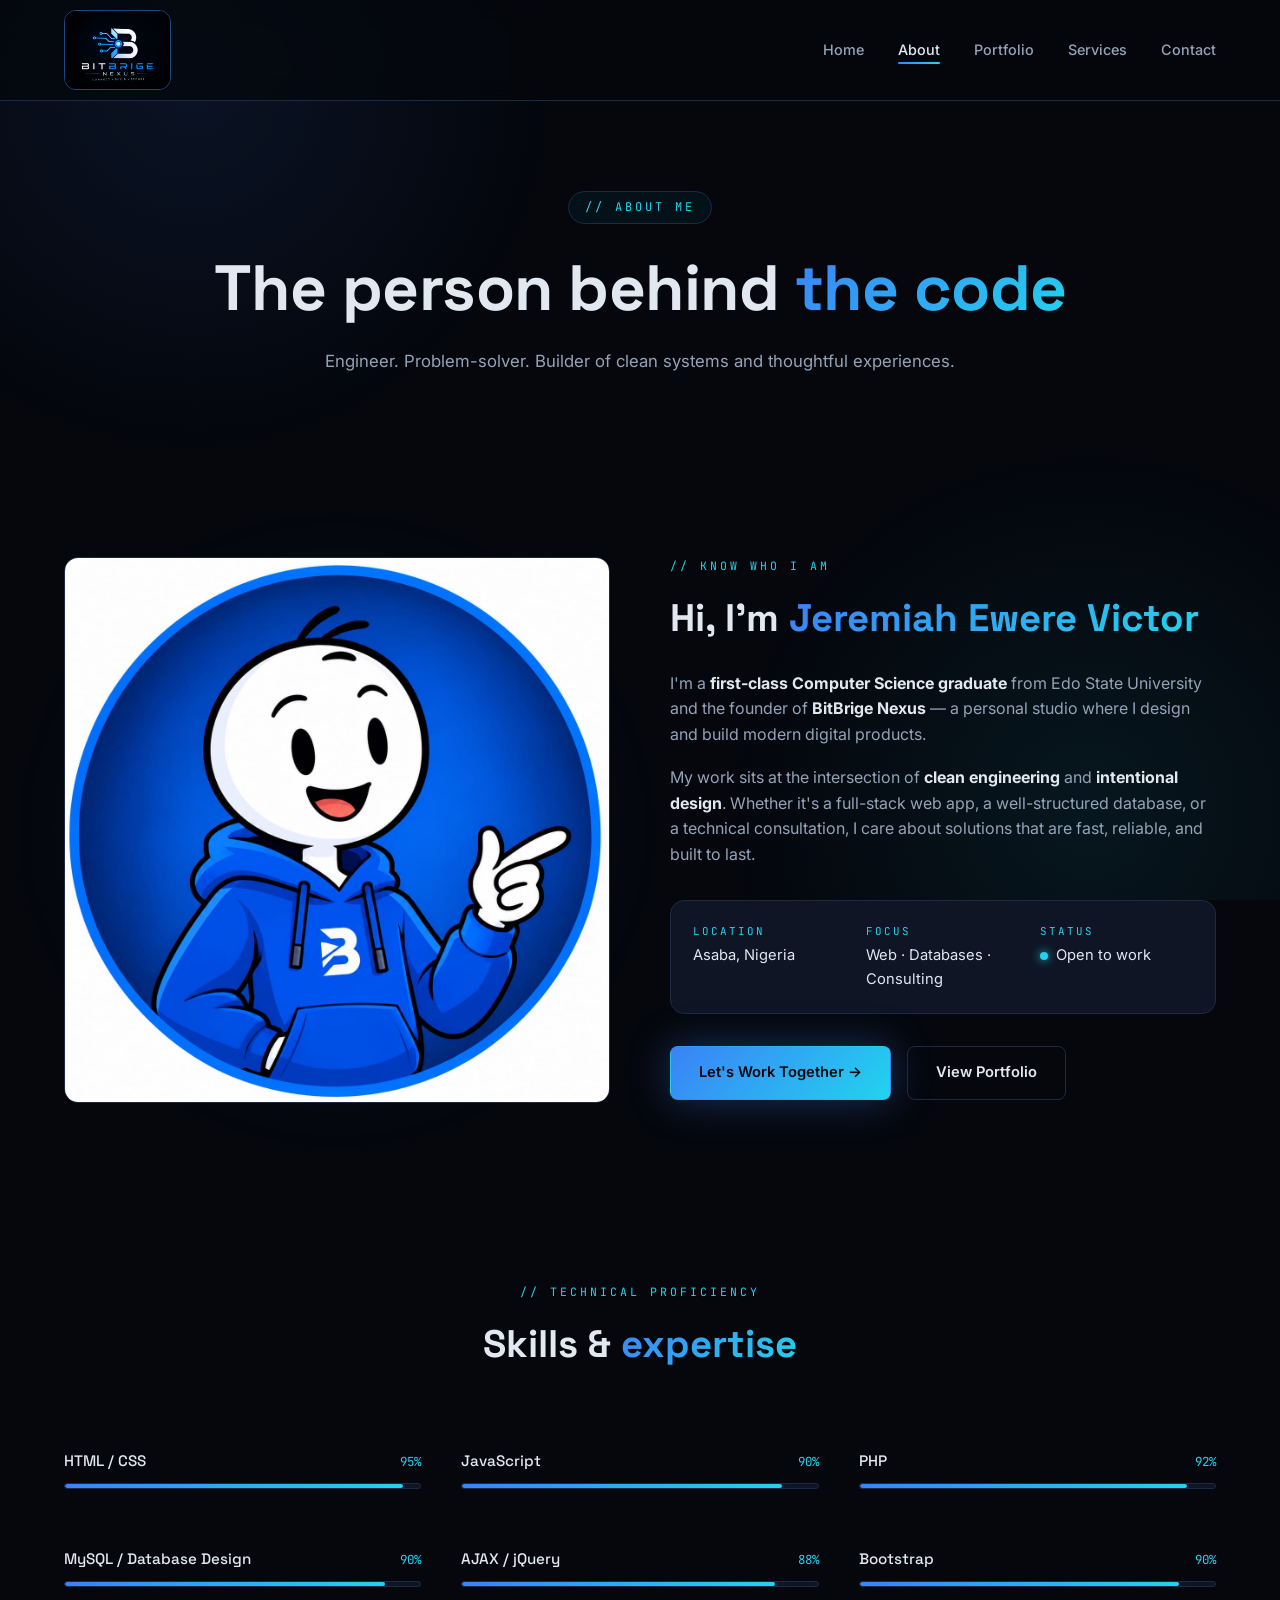
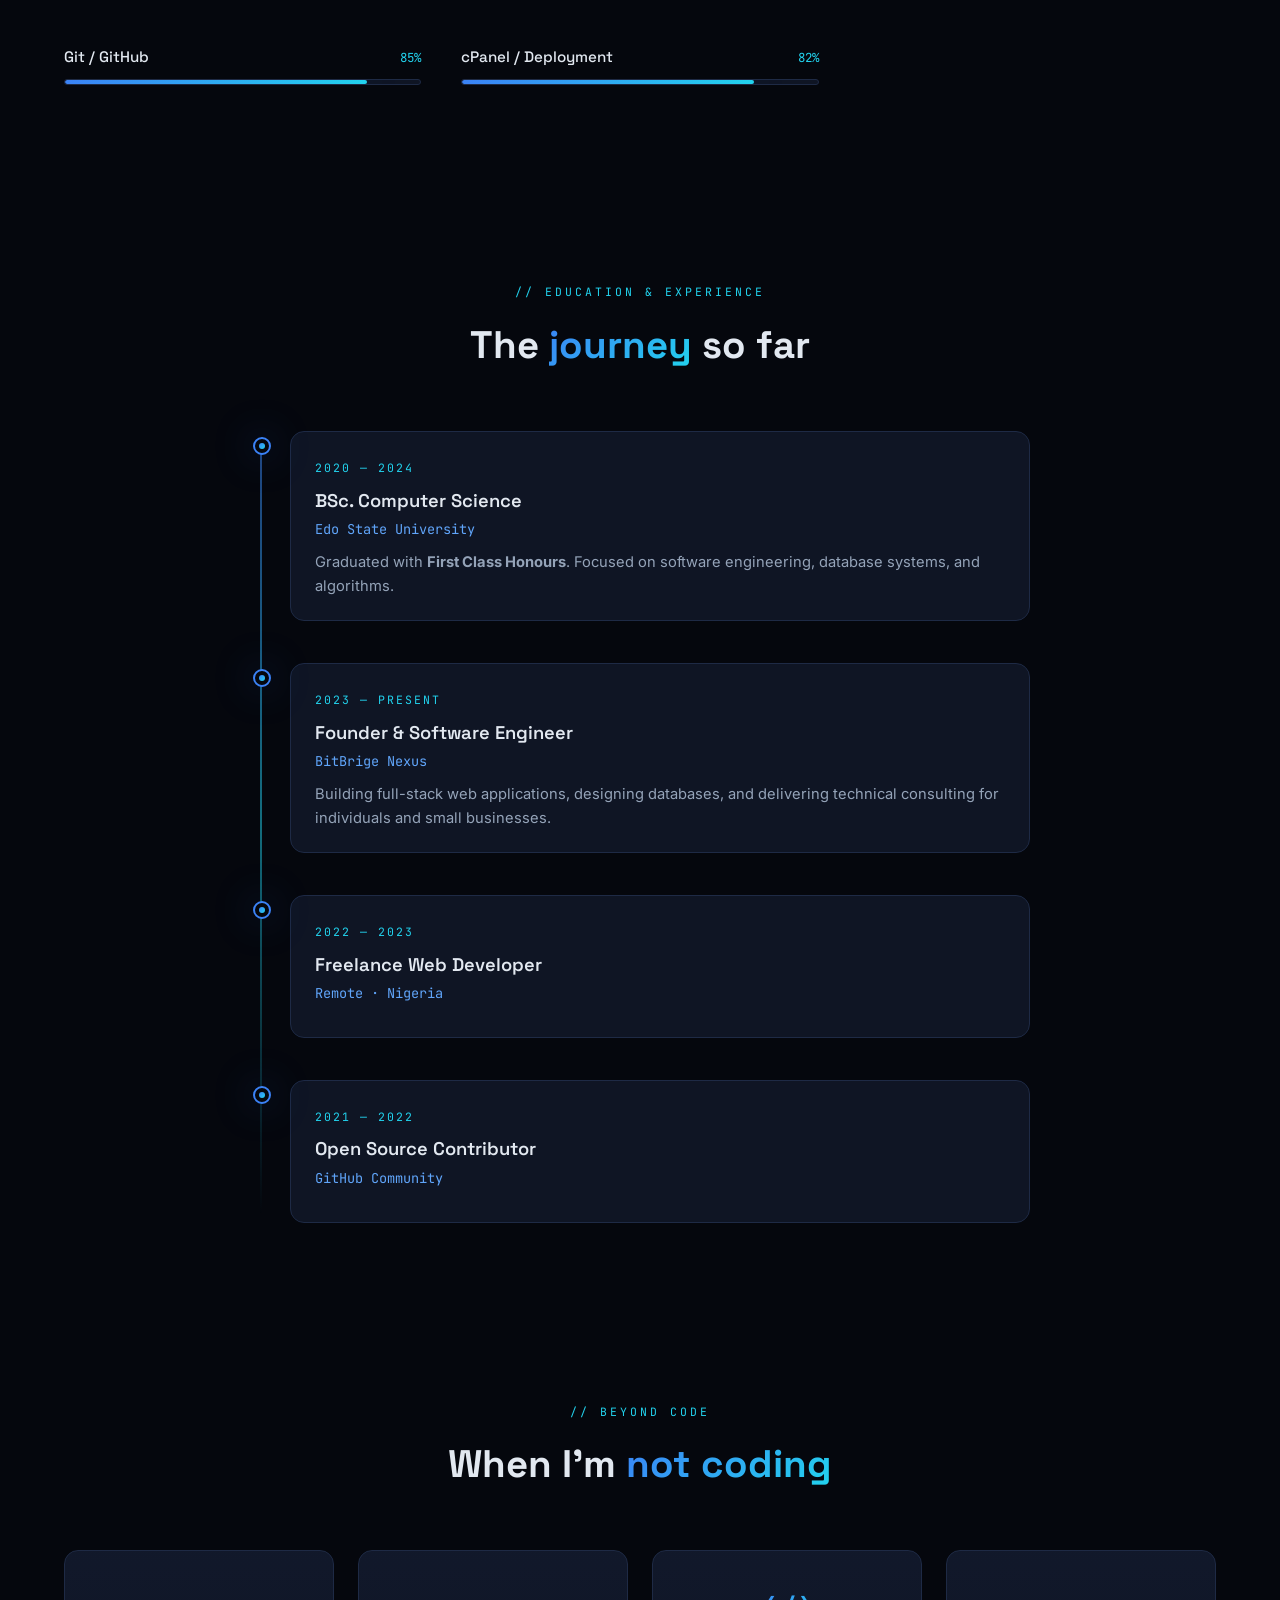
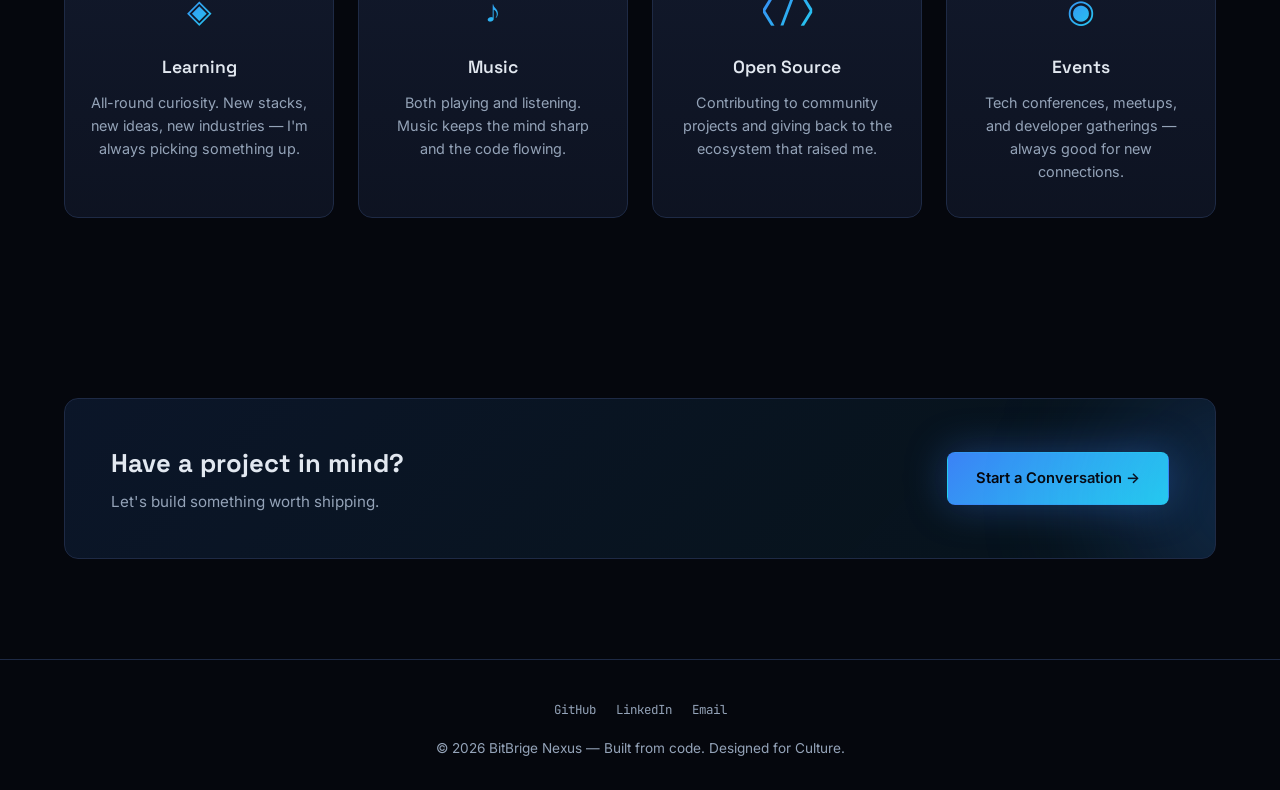
<file: about.html>
<!DOCTYPE html>
<html lang="en">
<head>
  <meta charset="UTF-8" />
  <meta name="viewport" content="width=device-width, initial-scale=1.0" />
  <title>About — BitBrige Nexus</title>
  <meta name="description" content="About Jeremiah Ewere Victor — Software Engineer & Founder of BitBrige Nexus." />

  <link rel="preconnect" href="https://fonts.googleapis.com">
  <link rel="preconnect" href="https://fonts.gstatic.com" crossorigin>
  <link href="https://fonts.googleapis.com/css2?family=Space+Grotesk:wght@400;500;600;700&family=Inter:wght@400;500;600&family=JetBrains+Mono:wght@400;500&display=swap" rel="stylesheet">

  <link rel="stylesheet" href="css/style.css" />
  <link rel="stylesheet" href="css/about.css" />
</head>
<body>

  <!-- ================= NAVBAR ================= -->
  <nav class="navbar">
    <div class="container">
      <a href="index.html" class="brand">
        <img src="images/logo.jpeg" alt="BitBrige Nexus logo" />
        <!-- <div class="brand-text">
          <span class="brand-name">BITBRIGE NEXUS</span>
          <span class="brand-tagline">Connect · Build · Secure</span>
        </div> -->
      </a>

      <ul class="nav-links">
        <li><a href="index.html">Home</a></li>
        <li><a href="about.html" class="active">About</a></li>
        <li><a href="portfolio.html">Portfolio</a></li>
        <li><a href="services.html">Services</a></li>
        <li><a href="contact.html">Contact</a></li>
      </ul>

      <button class="nav-toggle">MENU</button>
    </div>
  </nav>

  <!-- ================= PAGE HEADER ================= -->
  <header class="page-header">
    <div class="container">
      <span class="hero-eyebrow">// About Me</span>
      <h1 class="hero-title">
        The person behind <span class="gradient">the code</span>
      </h1>
      <p class="hero-sub">
        Engineer. Problem-solver. Builder of clean systems and thoughtful experiences.
      </p>
    </div>
  </header>

  <!-- ================= KNOW WHO I AM ================= -->
  <section class="section">
    <div class="container">
      <div class="about-grid">

        <div class="about-photo">
          <div class="photo-frame">
            <img src="images/bittoon.jpeg" alt="Jeremiah Ewere Victor" />
          </div>
          <div class="photo-glow"></div>
        </div>

        <div class="about-intro">
          <p class="section-label">// Know Who I Am</p>
          <h2 class="section-title" style="text-align:left;">
            Hi, I'm <span class="gradient">Jeremiah Ewere Victor</span>
          </h2>

          <p class="about-text">
            I'm a <strong>first-class Computer Science graduate</strong> from Edo State University
            and the founder of <strong>BitBrige Nexus</strong> — a personal studio where I design
            and build modern digital products.
          </p>

          <p class="about-text">
            My work sits at the intersection of <strong>clean engineering</strong> and
            <strong>intentional design</strong>. Whether it's a full-stack web app, a well-structured
            database, or a technical consultation, I care about solutions that are fast, reliable,
            and built to last.
          </p>

          <!-- <p class="about-text">
            <em>(Short bio placeholder — replace this paragraph with your personal story: what got you
            into tech, what drives you, and what you're focused on right now.)</em>
          </p> -->

          <div class="about-meta">
            <div class="meta-item">
              <span class="meta-label">Location</span>
              <span class="meta-value">Asaba, Nigeria</span>
            </div>
            <div class="meta-item">
              <span class="meta-label">Focus</span>
              <span class="meta-value">Web · Databases · Consulting</span>
            </div>
            <div class="meta-item">
              <span class="meta-label">Status</span>
              <span class="meta-value"><span class="status-dot"></span>Open to work</span>
            </div>
          </div>

          <div class="hero-cta" style="justify-content:flex-start; margin-top: 32px;">
            <a href="contact.html" class="btn btn-primary">Let's Work Together →</a>
            <a href="portfolio.html" class="btn btn-ghost">View Portfolio</a>
          </div>
        </div>

      </div>
    </div>
  </section>

  <!-- ================= TECHNICAL PROFICIENCY ================= -->
  <section class="section">
    <div class="container">
      <div class="section-head">
        <p class="section-label">// Technical Proficiency</p>
        <h2 class="section-title">Skills & <span class="gradient">expertise</span></h2>
      </div>

      <div class="skills-grid">

        <div class="skill-card">
          <div class="skill-head">
            <span class="skill-name">HTML / CSS</span>
            <span class="skill-pct">95%</span>
          </div>
          <div class="skill-bar"><div class="skill-fill" data-level="95"></div></div>
        </div>

        <div class="skill-card">
          <div class="skill-head">
            <span class="skill-name">JavaScript</span>
            <span class="skill-pct">90%</span>
          </div>
          <div class="skill-bar"><div class="skill-fill" data-level="90"></div></div>
        </div>

        <div class="skill-card">
          <div class="skill-head">
            <span class="skill-name">PHP</span>
            <span class="skill-pct">92%</span>
          </div>
          <div class="skill-bar"><div class="skill-fill" data-level="92"></div></div>
        </div>

        <div class="skill-card">
          <div class="skill-head">
            <span class="skill-name">MySQL / Database Design</span>
            <span class="skill-pct">90%</span>
          </div>
          <div class="skill-bar"><div class="skill-fill" data-level="90"></div></div>
        </div>

        <div class="skill-card">
          <div class="skill-head">
            <span class="skill-name">AJAX / jQuery</span>
            <span class="skill-pct">88%</span>
          </div>
          <div class="skill-bar"><div class="skill-fill" data-level="88"></div></div>
        </div>

        <div class="skill-card">
          <div class="skill-head">
            <span class="skill-name">Bootstrap</span>
            <span class="skill-pct">90%</span>
          </div>
          <div class="skill-bar"><div class="skill-fill" data-level="90"></div></div>
        </div>

        <div class="skill-card">
          <div class="skill-head">
            <span class="skill-name">Git / GitHub</span>
            <span class="skill-pct">85%</span>
          </div>
          <div class="skill-bar"><div class="skill-fill" data-level="85"></div></div>
        </div>

        <div class="skill-card">
          <div class="skill-head">
            <span class="skill-name">cPanel / Deployment</span>
            <span class="skill-pct">82%</span>
          </div>
          <div class="skill-bar"><div class="skill-fill" data-level="82"></div></div>
        </div>

      </div>
    </div>
  </section>

  <!-- ================= EDUCATION & EXPERIENCE ================= -->
  <section class="section">
    <div class="container">
      <div class="section-head">
        <p class="section-label">// Education & Experience</p>
        <h2 class="section-title">The <span class="gradient">journey</span> so far</h2>
      </div>

      <div class="timeline">

        <div class="timeline-item">
          <div class="timeline-dot"></div>
          <div class="timeline-content">
            <span class="timeline-year">2020 — 2024</span>
            <h3 class="timeline-title">BSc. Computer Science</h3>
            <p class="timeline-org">Edo State University</p>
            <p class="timeline-desc">
              Graduated with <strong>First Class Honours</strong>. Focused on software engineering,
              database systems, and algorithms.
            </p>
          </div>
        </div>

        <div class="timeline-item">
          <div class="timeline-dot"></div>
          <div class="timeline-content">
            <span class="timeline-year">2023 — Present</span>
            <h3 class="timeline-title">Founder & Software Engineer</h3>
            <p class="timeline-org">BitBrige Nexus</p>
            <p class="timeline-desc">
              Building full-stack web applications, designing databases, and delivering technical
              consulting for individuals and small businesses.
            </p>
          </div>
        </div>

        <div class="timeline-item">
          <div class="timeline-dot"></div>
          <div class="timeline-content">
            <span class="timeline-year">2022 — 2023</span>
            <h3 class="timeline-title">Freelance Web Developer</h3>
            <p class="timeline-org">Remote · Nigeria</p>
            <p class="timeline-desc">
              <!-- <em>(Placeholder — replace with your real freelance role, clients, and key projects.)</em> -->
            </p>
          </div>
        </div>

        <div class="timeline-item">
          <div class="timeline-dot"></div>
          <div class="timeline-content">
            <span class="timeline-year">2021 — 2022</span>
            <h3 class="timeline-title">Open Source Contributor</h3>
            <p class="timeline-org">GitHub Community</p>
            <p class="timeline-desc">
              <!-- <em>(Placeholder — add any contributions, hackathons, or community work.)</em> -->
            </p>
          </div>
        </div>

      </div>
    </div>
  </section>

  <!-- ================= BEYOND CODE ================= -->
  <section class="section">
    <div class="container">
      <div class="section-head">
        <p class="section-label">// Beyond Code</p>
        <h2 class="section-title">When I'm <span class="gradient">not coding</span></h2>
      </div>

      <div class="interest-grid">

        <div class="card interest-card">
          <div class="interest-icon">◈</div>
          <h3 class="interest-title">Learning</h3>
          <p class="interest-desc">
            All-round curiosity. New stacks, new ideas, new industries — I'm always picking
            something up.
          </p>
        </div>

        <div class="card interest-card">
          <div class="interest-icon">♪</div>
          <h3 class="interest-title">Music</h3>
          <p class="interest-desc">
            Both playing and listening. Music keeps the mind sharp and the code flowing.
          </p>
        </div>

        <div class="card interest-card">
          <div class="interest-icon">⟨/⟩</div>
          <h3 class="interest-title">Open Source</h3>
          <p class="interest-desc">
            Contributing to community projects and giving back to the ecosystem that raised me.
          </p>
        </div>

        <div class="card interest-card">
          <div class="interest-icon">◉</div>
          <h3 class="interest-title">Events</h3>
          <p class="interest-desc">
            Tech conferences, meetups, and developer gatherings — always good for new connections.
          </p>
        </div>

      </div>
    </div>
  </section>

  <!-- ================= CTA STRIP ================= -->
  <section class="section cta-strip">
    <div class="container">
      <div class="cta-box">
        <div>
          <h2 class="cta-title">Have a project in mind?</h2>
          <p class="cta-sub">Let's build something worth shipping.</p>
        </div>
        <a href="contact.html" class="btn btn-primary">Start a Conversation →</a>
      </div>
    </div>
  </section>

  <!-- ================= FOOTER ================= -->
  <footer class="footer">
    <div class="container">
      <div class="socials">
        <a href="https://github.com/Jerry-Vic01" target="_blank">GitHub</a>
        <a href="https://linkedin.com/in/jeremiah-ewere-victor" target="_blank">LinkedIn</a>
        <a href="mailto:jeremiahvictor920@gmail.com">Email</a>
      </div>
      <p>© <span id="year"></span> BitBrige Nexus — Built from code. Designed for Culture.</p>
    </div>
  </footer>

  <script src="js/projects.js"></script>
  <script src="js/main.js"></script>
  <script src="js/about.js"></script>
  <script>document.getElementById('year').textContent = new Date().getFullYear();</script>
</body>
</html>
</file>
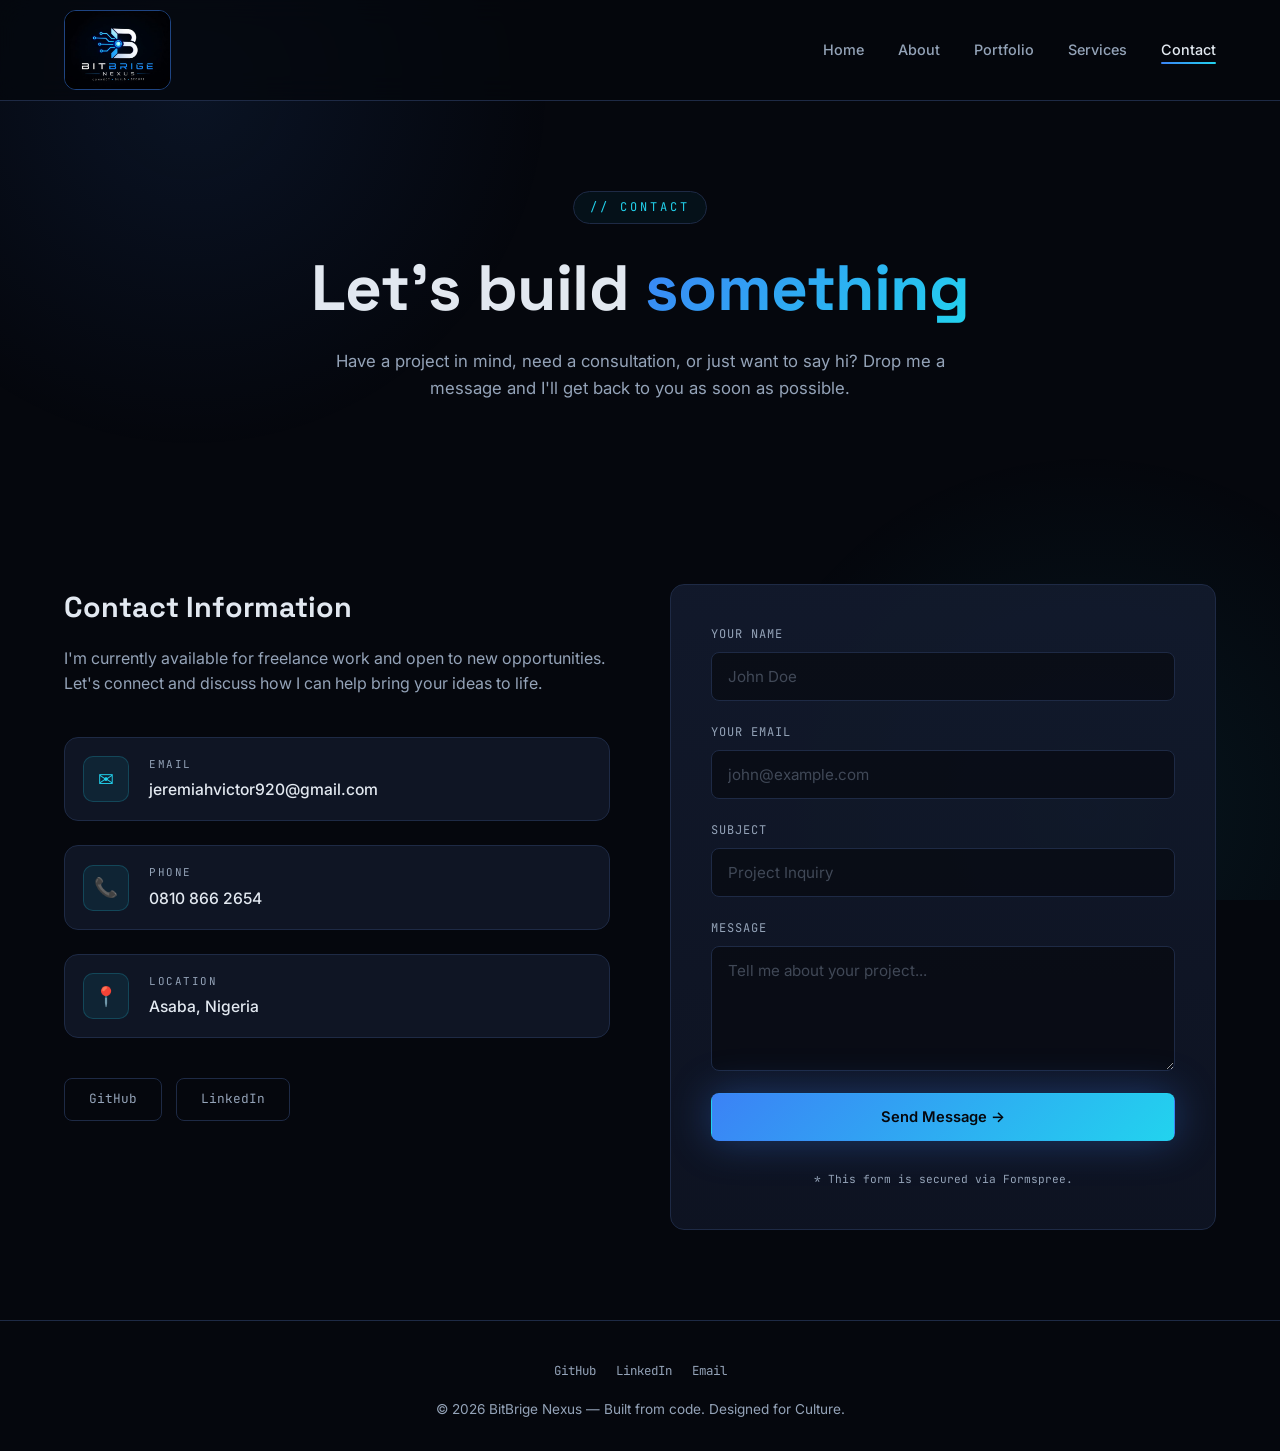
<file: contact.html>
<!DOCTYPE html>
<html lang="en">
<head>
  <meta charset="UTF-8" />
  <meta name="viewport" content="width=device-width, initial-scale=1.0" />
  <title>Contact — BitBrige Nexus</title>
  <meta name="description" content="Get in touch with Jeremiah Ewere Victor for web development, database design, and technical consulting." />

  <link rel="preconnect" href="https://fonts.googleapis.com">
  <link rel="preconnect" href="https://fonts.gstatic.com" crossorigin>
  <link href="https://fonts.googleapis.com/css2?family=Space+Grotesk:wght@400;500;600;700&family=Inter:wght@400;500;600&family=JetBrains+Mono:wght@400;500&display=swap" rel="stylesheet">

  <link rel="stylesheet" href="css/style.css" />
  <link rel="stylesheet" href="css/contact.css" />
</head>
<body>

  <!-- ================= NAVBAR ================= -->
  <nav class="navbar">
    <div class="container">
      <a href="index.html" class="brand">
        <img src="images/logo.jpeg" alt="BitBrige Nexus logo" />
        <!-- <div class="brand-text">
          <span class="brand-name">BITBRIGE NEXUS</span>
          <span class="brand-tagline">Connect · Build · Secure</span>
        </div> -->
      </a>

      <ul class="nav-links">
        <li><a href="index.html">Home</a></li>
        <li><a href="about.html">About</a></li>
        <li><a href="portfolio.html">Portfolio</a></li>
        <li><a href="services.html">Services</a></li>
        <li><a href="contact.html" class="active">Contact</a></li>
      </ul>

      <button class="nav-toggle">MENU</button>
    </div>
  </nav>

  <!-- ================= PAGE HEADER ================= -->
  <header class="page-header">
    <div class="container">
      <span class="hero-eyebrow">// Contact</span>
      <h1 class="hero-title">
        Let's build <span class="gradient">something</span>
      </h1>
      <p class="hero-sub">
        Have a project in mind, need a consultation, or just want to say hi? 
        Drop me a message and I'll get back to you as soon as possible.
      </p>
    </div>
  </header>

  <!-- ================= CONTACT SECTION ================= -->
  <section class="section">
    <div class="container">
      <div class="contact-grid">

        <!-- Left Side: Contact Info -->
        <div class="contact-info">
          <h2 class="contact-title">Contact <span class="gradient">Information</span></h2>
          <p class="contact-text">
            I'm currently available for freelance work and open to new opportunities. 
            Let's connect and discuss how I can help bring your ideas to life.
          </p>

          <div class="info-list">
            
            <a href="mailto:jeremiahvictor920@gmail.com" class="info-item">
              <div class="info-icon">✉</div>
              <div class="info-detail">
                <span class="info-label">Email</span>
                <span class="info-value">jeremiahvictor920@gmail.com</span>
              </div>
            </a>

            <a href="tel:+2348108662654" class="info-item">
              <div class="info-icon">📞</div>
              <div class="info-detail">
                <span class="info-label">Phone</span>
                <span class="info-value">0810 866 2654</span>
              </div>
            </a>

            <div class="info-item" style="cursor:default;">
              <div class="info-icon">📍</div>
              <div class="info-detail">
                <span class="info-label">Location</span>
                <span class="info-value">Asaba, Nigeria</span>
              </div>
            </div>

          </div>

          <div class="contact-socials">
            <a href="https://github.com/Jerry-Vic01" target="_blank" class="social-btn">GitHub</a>
            <a href="https://linkedin.com/in/jeremiah-ewere-victor" target="_blank" class="social-btn">LinkedIn</a>
          </div>
        </div>

        <!-- Right Side: Contact Form -->
        <div class="contact-form-wrap card">
          
          <!-- 
            FORMSPREE SETUP:
            Replace "YOUR_FORM_ID" in the action attribute below with your actual Formspree ID.
            (Sign up free at formspree.io, create a form, and copy the URL they give you).
            Example: action="https://formspree.io/f/xbdnyzqw"
          -->
          <form action="https://formspree.io/f/YOUR_FORM_ID" method="POST" class="contact-form">
            
            <div class="form-group">
              <label for="name">Your Name</label>
              <input type="text" id="name" name="name" placeholder="John Doe" required />
            </div>

            <div class="form-group">
              <label for="email">Your Email</label>
              <input type="email" id="email" name="email" placeholder="john@example.com" required />
            </div>

            <div class="form-group">
              <label for="subject">Subject</label>
              <input type="text" id="subject" name="subject" placeholder="Project Inquiry" required />
            </div>

            <div class="form-group">
              <label for="message">Message</label>
              <textarea id="message" name="message" rows="5" placeholder="Tell me about your project..." required></textarea>
            </div>

            <button type="submit" class="btn btn-primary" style="width: 100%; justify-content: center;">
              Send Message →
            </button>
            
            <p class="form-note">* This form is secured via Formspree.</p>
          </form>

        </div>
      </div>
    </div>
  </section>

  <!-- ================= FOOTER ================= -->
  <footer class="footer">
    <div class="container">
      <div class="socials">
        <a href="https://github.com/Jerry-Vic01" target="_blank">GitHub</a>
        <a href="https://linkedin.com/in/jeremiah-ewere-victor" target="_blank">LinkedIn</a>
        <a href="mailto:jeremiahvictor920@gmail.com">Email</a>
      </div>
      <p>© <span id="year"></span> BitBrige Nexus — Built from code. Designed for Culture.</p>
    </div>
  </footer>

  <script src="js/main.js"></script>
  <script>document.getElementById('year').textContent = new Date().getFullYear();</script>
</body>
</html>
</file>
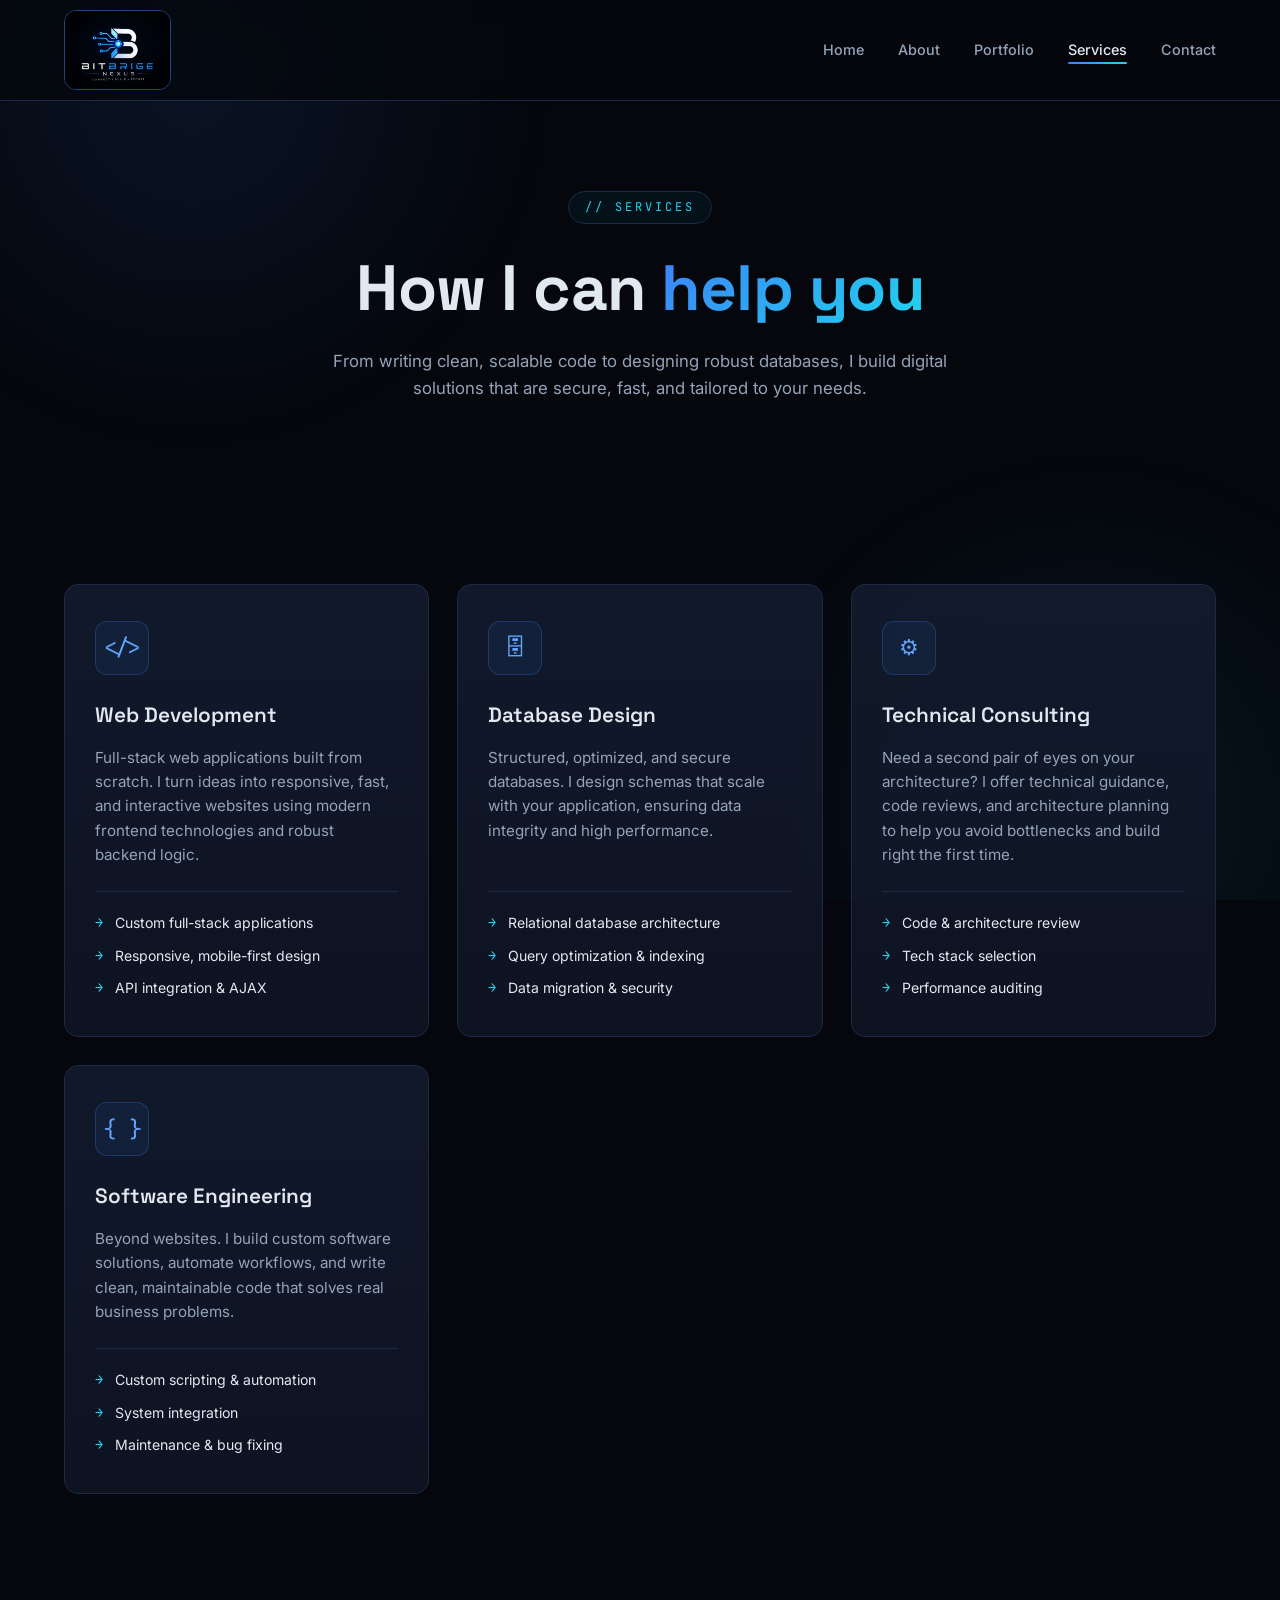
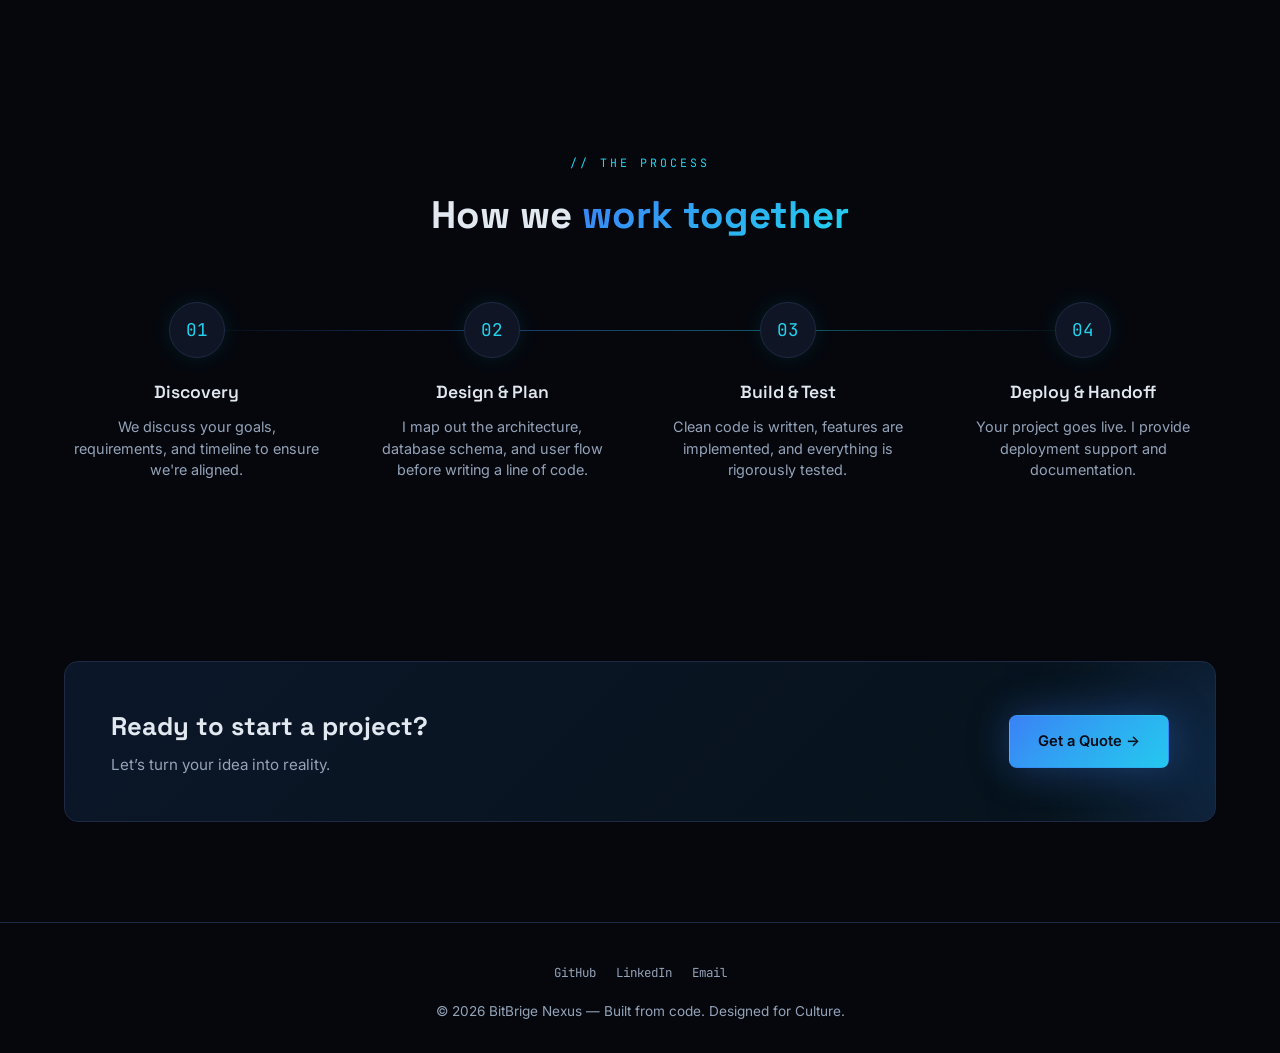
<file: services.html>
<!DOCTYPE html>
<html lang="en">
<head>
  <meta charset="UTF-8" />
  <meta name="viewport" content="width=device-width, initial-scale=1.0" />
  <title>Services — BitBrige Nexus</title>
  <meta name="description" content="Web Development, Database Design, Technical Consulting, and Software Engineering by BitBrige Nexus." />

  <link rel="preconnect" href="https://fonts.googleapis.com">
  <link rel="preconnect" href="https://fonts.gstatic.com" crossorigin>
  <link href="https://fonts.googleapis.com/css2?family=Space+Grotesk:wght@400;500;600;700&family=Inter:wght@400;500;600&family=JetBrains+Mono:wght@400;500&display=swap" rel="stylesheet">

  <link rel="stylesheet" href="css/style.css" />
  <link rel="stylesheet" href="css/services.css" />
</head>
<body>

  <!-- ================= NAVBAR ================= -->
  <nav class="navbar">
    <div class="container">
      <a href="index.html" class="brand">
        <img src="images/logo.jpeg" alt="BitBrige Nexus logo" />
        <!-- <div class="brand-text">
          <span class="brand-name">BITBRIGE NEXUS</span>
          <span class="brand-tagline">Connect · Build · Secure</span>
        </div> -->
      </a>

      <ul class="nav-links">
        <li><a href="index.html">Home</a></li>
        <li><a href="about.html">About</a></li>
        <li><a href="portfolio.html">Portfolio</a></li>
        <li><a href="services.html" class="active">Services</a></li>
        <li><a href="contact.html">Contact</a></li>
      </ul>

      <button class="nav-toggle">MENU</button>
    </div>
  </nav>

  <!-- ================= PAGE HEADER ================= -->
  <header class="page-header">
    <div class="container">
      <span class="hero-eyebrow">// Services</span>
      <h1 class="hero-title">
        How I can <span class="gradient">help you</span>
      </h1>
      <p class="hero-sub">
        From writing clean, scalable code to designing robust databases, I build digital solutions
        that are secure, fast, and tailored to your needs.
      </p>
    </div>
  </header>

  <!-- ================= SERVICES GRID ================= -->
  <section class="section">
    <div class="container">
      <div class="services-grid">

        <!-- Service 1 -->
        <div class="card service-card">
          <div class="service-icon-wrap">
            <span class="service-icon">&lt;/&gt;</span>
          </div>
          <h3 class="service-title">Web Development</h3>
          <p class="service-desc">
            Full-stack web applications built from scratch. I turn ideas into responsive, fast, and
            interactive websites using modern frontend technologies and robust backend logic.
          </p>
          <ul class="service-features">
            <li>Custom full-stack applications</li>
            <li>Responsive, mobile-first design</li>
            <li>API integration & AJAX</li>
          </ul>
        </div>

        <!-- Service 2 -->
        <div class="card service-card">
          <div class="service-icon-wrap">
            <span class="service-icon">🗄</span>
          </div>
          <h3 class="service-title">Database Design</h3>
          <p class="service-desc">
            Structured, optimized, and secure databases. I design schemas that scale with your
            application, ensuring data integrity and high performance.
          </p>
          <ul class="service-features">
            <li>Relational database architecture</li>
            <li>Query optimization & indexing</li>
            <li>Data migration & security</li>
          </ul>
        </div>

        <!-- Service 3 -->
        <div class="card service-card">
          <div class="service-icon-wrap">
            <span class="service-icon">⚙</span>
          </div>
          <h3 class="service-title">Technical Consulting</h3>
          <p class="service-desc">
            Need a second pair of eyes on your architecture? I offer technical guidance, code
            reviews, and architecture planning to help you avoid bottlenecks and build right the first time.
          </p>
          <ul class="service-features">
            <li>Code & architecture review</li>
            <li>Tech stack selection</li>
            <li>Performance auditing</li>
          </ul>
        </div>

        <!-- Service 4 -->
        <div class="card service-card">
          <div class="service-icon-wrap">
            <span class="service-icon">{ }</span>
          </div>
          <h3 class="service-title">Software Engineering</h3>
          <p class="service-desc">
            Beyond websites. I build custom software solutions, automate workflows, and write clean,
            maintainable code that solves real business problems.
          </p>
          <ul class="service-features">
            <li>Custom scripting & automation</li>
            <li>System integration</li>
            <li>Maintenance & bug fixing</li>
          </ul>
        </div>

      </div>
    </div>
  </section>

  <!-- ================= PROCESS SECTION ================= -->
  <section class="section">
    <div class="container">
      <div class="section-head">
        <p class="section-label">// The Process</p>
        <h2 class="section-title">How we <span class="gradient">work together</span></h2>
      </div>

      <div class="process-grid">
        <div class="process-step">
          <div class="process-num">01</div>
          <h4 class="process-title">Discovery</h4>
          <p class="process-desc">We discuss your goals, requirements, and timeline to ensure we're aligned.</p>
        </div>
        
        <div class="process-step">
          <div class="process-num">02</div>
          <h4 class="process-title">Design & Plan</h4>
          <p class="process-desc">I map out the architecture, database schema, and user flow before writing a line of code.</p>
        </div>

        <div class="process-step">
          <div class="process-num">03</div>
          <h4 class="process-title">Build & Test</h4>
          <p class="process-desc">Clean code is written, features are implemented, and everything is rigorously tested.</p>
        </div>

        <div class="process-step">
          <div class="process-num">04</div>
          <h4 class="process-title">Deploy & Handoff</h4>
          <p class="process-desc">Your project goes live. I provide deployment support and documentation.</p>
        </div>
      </div>
    </div>
  </section>

  <!-- ================= CTA STRIP ================= -->
  <section class="section cta-strip">
    <div class="container">
      <div class="cta-box">
        <div>
          <h2 class="cta-title">Ready to start a project?</h2>
          <p class="cta-sub">Let’s turn your idea into reality.</p>
        </div>
        <a href="contact.html" class="btn btn-primary">Get a Quote →</a>
      </div>
    </div>
  </section>

  <!-- ================= FOOTER ================= -->
  <footer class="footer">
    <div class="container">
      <div class="socials">
        <a href="https://github.com/Jerry-Vic01" target="_blank">GitHub</a>
        <a href="https://linkedin.com/in/jeremiah-ewere-victor" target="_blank">LinkedIn</a>
        <a href="mailto:jeremiahvictor920@gmail.com">Email</a>
      </div>
      <p>© <span id="year"></span> BitBrige Nexus — Built from code. Designed for Culture.</p>
    </div>
  </footer>

  <script src="js/main.js"></script>
  <script>document.getElementById('year').textContent = new Date().getFullYear();</script>
</body>
</html>
</file>
<file: css/style.css>
/* ============================================
   BITBRIGE NEXUS — DESIGN SYSTEM
   ============================================ */

:root {
  /* Colors */
  --bg:           #05070D;
  --surface:      #0F1524;
  --surface-2:    #131B2E;
  --border:       #1E2A45;
  --text:         #E2E8F0;
  --text-muted:   #94A3B8;
  --primary:      #3B82F6;
  --primary-soft: #60A5FA;
  --accent:       #22D3EE;
  --gradient:     linear-gradient(135deg, #3B82F6 0%, #22D3EE 100%);

  /* Glow */
  --glow-blue:  0 0 40px rgba(59, 130, 246, 0.35);
  --glow-cyan:  0 0 40px rgba(34, 211, 238, 0.30);

  /* Typography */
  --font-head: 'Space Grotesk', sans-serif;
  --font-body: 'Inter', sans-serif;
  --font-mono: 'JetBrains Mono', monospace;

  /* Spacing / Radius */
  --radius:    14px;
  --radius-sm: 8px;
  --max-width: 1200px;
}

/* ---------- Reset ---------- */
*, *::before, *::after { box-sizing: border-box; margin: 0; padding: 0; }

html { scroll-behavior: smooth; }

body {
  font-family: var(--font-body);
  background: var(--bg);
  color: var(--text);
  line-height: 1.6;
  overflow-x: hidden;
  -webkit-font-smoothing: antialiased;
}

a { color: inherit; text-decoration: none; }
img { max-width: 100%; display: block; }

/* ---------- Ambient background glow ---------- */
body::before {
  content: '';
  position: fixed;
  inset: 0;
  background:
    radial-gradient(600px circle at 15% 10%, rgba(59,130,246,0.10), transparent 60%),
    radial-gradient(600px circle at 85% 90%, rgba(34,211,238,0.08), transparent 60%);
  pointer-events: none;
  z-index: 0;
}

/* ---------- Container ---------- */
.container {
  width: 100%;
  max-width: var(--max-width);
  margin: 0 auto;
  padding: 0 24px;
  position: relative;
  z-index: 1;
}

/* ============================================
   NAVBAR
   ============================================ */
.navbar {
  position: sticky;
  top: 0;
  z-index: 100;
  background: rgba(5, 7, 13, 0.75);
  backdrop-filter: blur(14px);
  -webkit-backdrop-filter: blur(14px);
  border-bottom: 1px solid var(--border);
}

.navbar .container {
  display: flex;
  align-items: center;
  justify-content: space-between;
  height: auto;
}

.brand {
  display: flex;
  align-items: center;
  gap: 12px;
}

.brand img {
  height: 80px;
  margin: 10px 0;
  width: auto;
  border: 1px solid rgba(59,130,246,0.5);
  border-radius: 12px;
  /* filter: drop-shadow(0 0 12px rgba(59,130,246,0.5)); */
}

.brand-text {
  display: flex;
  flex-direction: column;
  line-height: 1.1;
}

.brand-name {
  font-family: var(--font-head);
  font-weight: 700;
  font-size: 1.05rem;
  letter-spacing: 2px;
  background: var(--gradient);
  -webkit-background-clip: text;
  background-clip: text;
  color: transparent;
}

.brand-tagline {
  font-family: var(--font-mono);
  font-size: 0.62rem;
  letter-spacing: 2px;
  color: var(--text-muted);
  text-transform: uppercase;
}

.nav-links {
  display: flex;
  gap: 34px;
  list-style: none;
}

.nav-links a {
  font-size: 0.9rem;
  font-weight: 500;
  color: var(--text-muted);
  position: relative;
  transition: color 0.25s ease;
}

.nav-links a::after {
  content: '';
  position: absolute;
  left: 0; bottom: -6px;
  width: 0; height: 2px;
  background: var(--gradient);
  transition: width 0.3s ease;
  border-radius: 2px;
}

.nav-links a:hover,
.nav-links a.active {
  color: var(--text);
}

.nav-links a:hover::after,
.nav-links a.active::after { width: 100%; }

/* Mobile nav toggle */
.nav-toggle {
  display: none;
  background: none;
  border: 1px solid var(--border);
  color: var(--text);
  padding: 8px 12px;
  border-radius: var(--radius-sm);
  cursor: pointer;
  font-family: var(--font-mono);
}

/* ============================================
   HERO
   ============================================ */
.hero {
  padding: 120px 0 100px;
  text-align: center;
  position: relative;
}

.hero-eyebrow {
  display: inline-block;
  font-family: var(--font-mono);
  font-size: 0.75rem;
  letter-spacing: 3px;
  text-transform: uppercase;
  color: var(--accent);
  padding: 6px 16px;
  border: 1px solid var(--border);
  border-radius: 999px;
  background: rgba(34,211,238,0.05);
  margin-bottom: 28px;
}

.hero-title {
  font-family: var(--font-head);
  font-size: clamp(2.2rem, 5.5vw, 4rem);
  font-weight: 700;
  line-height: 1.15;
  letter-spacing: -0.5px;
  margin-bottom: 22px;
}

.hero-title .gradient {
  background: var(--gradient);
  -webkit-background-clip: text;
  background-clip: text;
  color: transparent;
}

.hero-sub {
  max-width: 640px;
  margin: 0 auto 42px;
  color: var(--text-muted);
  font-size: 1.05rem;
}

.hero-cta {
  display: flex;
  gap: 16px;
  justify-content: center;
  flex-wrap: wrap;
}

/* ---------- Buttons ---------- */
.btn {
  display: inline-flex;
  align-items: center;
  gap: 8px;
  padding: 14px 28px;
  border-radius: var(--radius-sm);
  font-weight: 600;
  font-size: 0.92rem;
  cursor: pointer;
  transition: all 0.25s ease;
  border: 1px solid transparent;
  font-family: var(--font-body);
}

.btn-primary {
  background: var(--gradient);
  color: #05070D;
  box-shadow: var(--glow-blue);
}

.btn-primary:hover {
  transform: translateY(-2px);
  box-shadow: 0 0 50px rgba(59,130,246,0.55);
}

.btn-ghost {
  background: transparent;
  border: 1px solid var(--border);
  color: var(--text);
}

.btn-ghost:hover {
  border-color: var(--primary);
  color: var(--primary-soft);
  box-shadow: var(--glow-blue);
}

/* ============================================
   SECTION
   ============================================ */
.section {
  padding: 90px 0;
  position: relative;
}

.section-head {
  text-align: center;
  margin-bottom: 56px;
}

.section-label {
  font-family: var(--font-mono);
  font-size: 0.72rem;
  letter-spacing: 3px;
  text-transform: uppercase;
  color: var(--accent);
  margin-bottom: 12px;
}

.section-title {
  font-family: var(--font-head);
  font-size: clamp(1.6rem, 3.5vw, 2.4rem);
  font-weight: 700;
}

.section-title .gradient {
  background: var(--gradient);
  -webkit-background-clip: text;
  background-clip: text;
  color: transparent;
}

/* ============================================
   CARDS (glass)
   ============================================ */
.card {
  background: linear-gradient(180deg, rgba(19,27,46,0.9), rgba(15,21,36,0.9));
  border: 1px solid var(--border);
  border-radius: var(--radius);
  padding: 28px;
  transition: all 0.3s ease;
  position: relative;
  overflow: hidden;
}

.card::before {
  content: '';
  position: absolute;
  inset: 0;
  border-radius: var(--radius);
  padding: 1px;
  background: linear-gradient(135deg, rgba(59,130,246,0.4), transparent 50%);
  -webkit-mask: linear-gradient(#000 0 0) content-box, linear-gradient(#000 0 0);
  -webkit-mask-composite: xor;
  mask-composite: exclude;
  opacity: 0;
  transition: opacity 0.3s ease;
  pointer-events: none;
}

.card:hover {
  transform: translateY(-4px);
  border-color: rgba(59,130,246,0.5);
  box-shadow: 0 12px 40px rgba(0,0,0,0.5), var(--glow-blue);
}

.card:hover::before { opacity: 1; }

/* ---------- Tech stack grid ---------- */
.tech-grid {
  display: grid;
  grid-template-columns: repeat(auto-fit, minmax(180px, 1fr));
  gap: 18px;
}

.tech-item {
  display: flex;
  flex-direction: column;
  align-items: center;
  justify-content: center;
  gap: 15px;
  padding: 24px 12px;
  background: var(--surface);
  border: 1px solid var(--border);
  border-radius: var(--radius-sm);
  font-family: var(--font-mono);
  font-size: 1.5rem;
  color: var(--text-muted);
  transition: all 0.25s ease;
}

.tech-item:hover {
  color: var(--accent);
  border-color: var(--accent);
  box-shadow: var(--glow-cyan);
  transform: translateY(-3px);
}

.tech-item .dot {
  width: 8px; height: 8px;
  border-radius: 50%;
  background: var(--gradient);
  box-shadow: var(--glow-cyan);
}

/* ---------- Project grid ---------- */
.project-grid {
  display: grid;
  grid-template-columns: repeat(auto-fit, minmax(320px, 1fr));
  gap: 26px;
}

.project-card { padding: 0; }

.project-thumb {
  height: 180px;
  background: linear-gradient(135deg, #0A1020, #131B2E);
  display: flex;
  align-items: center;
  justify-content: center;
  font-family: var(--font-mono);
  font-size: 0.8rem;
  color: var(--text-muted);
  border-bottom: 1px solid var(--border);
  position: relative;
  overflow: hidden;
}

.project-image {
width: 100%;
height: 100%;
object-fit: cover;
display: block;
}

.project-thumb::after {
  content: '';
  position: absolute;
  inset: 0;
  background: radial-gradient(circle at 50% 120%, rgba(59,130,246,0.25), transparent 60%);
}

.project-body { padding: 22px; }

.project-title {
  font-family: var(--font-head);
  font-size: 1.15rem;
  font-weight: 600;
  margin-bottom: 8px;
}

.project-desc {
  font-size: 0.9rem;
  color: var(--text-muted);
  margin-bottom: 16px;
}

.tag {
  display: inline-block;
  font-family: var(--font-mono);
  font-size: 0.7rem;
  letter-spacing: 1px;
  text-transform: uppercase;
  padding: 4px 10px;
  border-radius: 999px;
  background: rgba(34,211,238,0.08);
  border: 1px solid rgba(34,211,238,0.3);
  color: var(--accent);
}

.tag.completed { background: rgba(34,211,238,0.08); color: var(--accent); border-color: rgba(34,211,238,0.3); }
.tag.progress  { background: rgba(59,130,246,0.08); color: var(--primary-soft); border-color: rgba(59,130,246,0.3); }

/* ---------- Footer ---------- */
.footer {
  border-top: 1px solid var(--border);
  padding: 40px 0 30px;
  text-align: center;
  color: var(--text-muted);
  font-size: 0.85rem;
  position: relative;
  z-index: 1;
}

.footer .socials {
  display: flex;
  gap: 20px;
  justify-content: center;
  margin-bottom: 18px;
}

.footer .socials a {
  font-family: var(--font-mono);
  font-size: 0.78rem;
  color: var(--text-muted);
  transition: color 0.25s ease;
}

.footer .socials a:hover { color: var(--accent); }

/* ============================================
   RESPONSIVE
   ============================================ */
@media (max-width: 768px) {
  .nav-links {
    display: none;
    position: absolute;
    top: 76px; left: 0; right: 0;
    flex-direction: column;
    gap: 0;
    background: var(--surface);
    border-bottom: 1px solid var(--border);
    padding: 12px 24px;
  }
  .nav-links.open { display: flex; }
  .nav-links li { padding: 12px 0; border-bottom: 1px solid var(--border); }
  .nav-toggle { display: block; }
  .hero { padding: 80px 0 60px; }
  .section { padding: 60px 0; }
}
</file>
<file: css/about.css>
/* ============================================
   ABOUT PAGE — EXTENDED STYLES
   ============================================ */

/* ---------- Page Header ---------- */
.page-header {
  padding: 90px 0 50px;
  text-align: center;
}

.page-header .hero-sub {
  margin-top: 20px;
}

/* ---------- Know Who I Am ---------- */
.about-grid {
  display: grid;
  grid-template-columns: 1fr 1fr;
  gap: 60px;
  align-items: start;
}

.about-photo {
  position: relative;
}

.photo-frame {
  position: relative;
  border-radius: var(--radius);
  overflow: hidden;
  border: 1px solid var(--border);
  aspect-ratio: 5 / 5;
  background: linear-gradient(180deg, #0F1524, #05070D);
  z-index: 2;
}

.photo-frame img {
  width: 100%;
  height: 100%;
  object-fit: cover;
  display: block;
}

.photo-glow {
  position: absolute;
  inset: -20px;
  background: radial-gradient(circle at 50% 50%, rgba(59,130,246,0.35), transparent 65%);
  filter: blur(40px);
  z-index: 1;
}

.about-text {
  color: var(--text-muted);
  margin-bottom: 18px;
  font-size: 1rem;
}

.about-text strong { color: var(--text); }

.about-intro .section-title { margin-bottom: 22px; }

.about-meta {
  display: grid;
  grid-template-columns: repeat(auto-fit, minmax(150px, 1fr));
  gap: 20px;
  margin-top: 32px;
  padding: 22px;
  background: var(--surface);
  border: 1px solid var(--border);
  border-radius: var(--radius);
}

.meta-item { display: flex; flex-direction: column; gap: 4px; }

.meta-label {
  font-family: var(--font-mono);
  font-size: 0.68rem;
  letter-spacing: 2px;
  text-transform: uppercase;
  color: var(--accent);
}

.meta-value {
  font-size: 0.92rem;
  color: var(--text);
  display: flex;
  align-items: center;
  gap: 8px;
}

.status-dot {
  width: 8px; height: 8px;
  border-radius: 50%;
  background: #22D3EE;
  box-shadow: 0 0 10px #22D3EE;
  animation: pulse 2s ease-in-out infinite;
}

@keyframes pulse {
  0%, 100% { opacity: 1; transform: scale(1); }
  50%      { opacity: 0.5; transform: scale(1.3); }
}

/* ---------- Technical Proficiency ---------- */
.skills-grid {
  display: grid;
  grid-template-columns: repeat(auto-fit, minmax(320px, 1fr));
  gap: 22px 40px;
}

.skill-card {
  padding: 18px 0;
}

.skill-head {
  display: flex;
  justify-content: space-between;
  align-items: baseline;
  margin-bottom: 10px;
}

.skill-name {
  font-family: var(--font-head);
  font-size: 0.95rem;
  font-weight: 500;
}

.skill-pct {
  font-family: var(--font-mono);
  font-size: 0.78rem;
  color: var(--accent);
}

.skill-bar {
  height: 6px;
  width: 100%;
  background: var(--surface);
  border-radius: 999px;
  overflow: hidden;
  border: 1px solid var(--border);
}

.skill-fill {
  height: 100%;
  width: 0;
  background: var(--gradient);
  border-radius: 999px;
  box-shadow: var(--glow-blue);
  transition: width 1.4s cubic-bezier(0.22, 1, 0.36, 1);
}

/* ---------- Timeline ---------- */
.timeline {
  position: relative;
  max-width: 780px;
  margin: 0 auto;
  padding-left: 40px;
}

.timeline::before {
  content: '';
  position: absolute;
  left: 10px; top: 8px; bottom: 8px;
  width: 2px;
  background: linear-gradient(180deg, var(--primary), var(--accent), transparent);
  opacity: 0.5;
}

.timeline-item {
  position: relative;
  padding-bottom: 42px;
}

.timeline-item:last-child { padding-bottom: 0; }

.timeline-dot {
  position: absolute;
  left: -37px; top: 6px;
  width: 18px; height: 18px;
  border-radius: 50%;
  background: var(--bg);
  border: 2px solid var(--primary);
  box-shadow: var(--glow-blue);
}

.timeline-dot::after {
  content: '';
  position: absolute;
  inset: 4px;
  border-radius: 50%;
  background: var(--gradient);
}

.timeline-content {
  background: var(--surface);
  border: 1px solid var(--border);
  border-radius: var(--radius);
  padding: 22px 24px;
  transition: all 0.3s ease;
}

.timeline-content:hover {
  border-color: rgba(59,130,246,0.5);
  box-shadow: 0 12px 40px rgba(0,0,0,0.4), var(--glow-blue);
  transform: translateX(4px);
}

.timeline-year {
  font-family: var(--font-mono);
  font-size: 0.72rem;
  letter-spacing: 2px;
  color: var(--accent);
  text-transform: uppercase;
}

.timeline-title {
  font-family: var(--font-head);
  font-size: 1.15rem;
  font-weight: 600;
  margin: 6px 0 4px;
}

.timeline-org {
  font-size: 0.85rem;
  color: var(--primary-soft);
  font-family: var(--font-mono);
  margin-bottom: 10px;
}

.timeline-desc {
  color: var(--text-muted);
  font-size: 0.92rem;
}

/* ---------- Beyond Code / Interests ---------- */
.interest-grid {
  display: grid;
  grid-template-columns: repeat(auto-fit, minmax(240px, 1fr));
  gap: 24px;
}

.interest-card {
  text-align: center;
  padding: 34px 24px;
}

.interest-icon {
  font-family: var(--font-mono);
  font-size: 2rem;
  background: var(--gradient);
  -webkit-background-clip: text;
  background-clip: text;
  color: transparent;
  margin-bottom: 16px;
  display: inline-block;
}

.interest-title {
  font-family: var(--font-head);
  font-size: 1.1rem;
  font-weight: 600;
  margin-bottom: 10px;
}

.interest-desc {
  color: var(--text-muted);
  font-size: 0.9rem;
}

/* ---------- CTA Strip ---------- */
.cta-strip { padding-bottom: 100px; }

.cta-box {
  display: flex;
  align-items: center;
  justify-content: space-between;
  gap: 30px;
  flex-wrap: wrap;
  padding: 44px 46px;
  background: linear-gradient(135deg, rgba(59,130,246,0.12), rgba(34,211,238,0.06));
  border: 1px solid var(--border);
  border-radius: var(--radius);
  position: relative;
  overflow: hidden;
}

.cta-box::before {
  content: '';
  position: absolute;
  top: -60%; right: -20%;
  width: 400px; height: 400px;
  background: radial-gradient(circle, rgba(59,130,246,0.25), transparent 70%);
  filter: blur(50px);
}

.cta-title {
  font-family: var(--font-head);
  font-size: 1.6rem;
  font-weight: 700;
  margin-bottom: 6px;
}

.cta-sub {
  color: var(--text-muted);
  font-size: 0.95rem;
}

/* ---------- Responsive ---------- */
@media (max-width: 900px) {
  .about-grid {
    grid-template-columns: 1fr;
    gap: 40px;
  }
  .about-photo { max-width: 320px; margin: 0 auto; }
  .about-intro .section-title { text-align: center; }
  .about-intro { text-align: center; }
  .about-meta { text-align: left; }
  .hero-cta { justify-content: center !important; }
}

@media (max-width: 600px) {
  .cta-box { padding: 30px 24px; text-align: center; justify-content: center; }
  .timeline { padding-left: 30px; }
  .timeline-dot { left: -27px; }
}
</file>
<file: css/contact.css>
/* ============================================
   CONTACT PAGE — EXTENDED STYLES
   ============================================ */

/* ---------- Page Header ---------- */
.page-header {
  padding: 90px 0 50px;
  text-align: center;
}

/* ---------- Contact Layout ---------- */
.contact-grid {
  display: grid;
  grid-template-columns: 1fr 1fr;
  gap: 60px;
  align-items: start;
}

/* ---------- Left Side: Info ---------- */
.contact-title {
  font-family: var(--font-head);
  font-size: 1.8rem;
  font-weight: 700;
  margin-bottom: 16px;
}

.contact-text {
  color: var(--text-muted);
  font-size: 1rem;
  margin-bottom: 40px;
  line-height: 1.6;
}

.info-list {
  display: flex;
  flex-direction: column;
  gap: 24px;
  margin-bottom: 40px;
}

.info-item {
  display: flex;
  align-items: center;
  gap: 20px;
  padding: 18px;
  background: var(--surface);
  border: 1px solid var(--border);
  border-radius: var(--radius);
  transition: all 0.3s ease;
}

a.info-item:hover {
  border-color: rgba(59,130,246,0.5);
  box-shadow: var(--glow-blue);
  transform: translateX(4px);
}

.info-icon {
  width: 46px;
  height: 46px;
  display: flex;
  align-items: center;
  justify-content: center;
  background: rgba(34, 211, 238, 0.08);
  border: 1px solid rgba(34, 211, 238, 0.2);
  border-radius: 10px;
  font-size: 1.2rem;
  color: var(--accent);
}

.info-detail {
  display: flex;
  flex-direction: column;
  gap: 4px;
}

.info-label {
  font-family: var(--font-mono);
  font-size: 0.68rem;
  letter-spacing: 1.5px;
  text-transform: uppercase;
  color: var(--text-muted);
}

.info-value {
  font-size: 0.98rem;
  font-weight: 500;
  color: var(--text);
}

.contact-socials {
  display: flex;
  gap: 14px;
}

.social-btn {
  padding: 10px 24px;
  background: transparent;
  border: 1px solid var(--border);
  border-radius: var(--radius-sm);
  font-family: var(--font-mono);
  font-size: 0.8rem;
  color: var(--text-muted);
  transition: all 0.25s ease;
}

.social-btn:hover {
  background: rgba(59,130,246,0.1);
  border-color: var(--primary);
  color: var(--primary-soft);
}

/* ---------- Right Side: Form ---------- */
.contact-form-wrap {
  padding: 40px;
}

.contact-form {
  display: flex;
  flex-direction: column;
  gap: 22px;
}

.form-group {
  display: flex;
  flex-direction: column;
  gap: 8px;
}

.form-group label {
  font-family: var(--font-mono);
  font-size: 0.75rem;
  letter-spacing: 1px;
  text-transform: uppercase;
  color: var(--text-muted);
}

.form-group input,
.form-group textarea {
  width: 100%;
  padding: 14px 16px;
  background: rgba(5, 7, 13, 0.6);
  border: 1px solid var(--border);
  border-radius: var(--radius-sm);
  color: var(--text);
  font-family: var(--font-body);
  font-size: 0.95rem;
  outline: none;
  transition: all 0.25s ease;
  resize: vertical;
}

.form-group input:focus,
.form-group textarea:focus {
  border-color: var(--primary);
  background: rgba(15, 21, 36, 0.8);
  box-shadow: 0 0 0 3px rgba(59, 130, 246, 0.15);
}

.form-group input::placeholder,
.form-group textarea::placeholder {
  color: rgba(148, 163, 184, 0.4);
}

.form-note {
  text-align: center;
  font-family: var(--font-mono);
  font-size: 0.7rem;
  color: var(--text-muted);
  margin-top: 8px;
}

/* ---------- Responsive ---------- */
@media (max-width: 900px) {
  .contact-grid {
    grid-template-columns: 1fr;
    gap: 50px;
  }
  .contact-form-wrap {
    padding: 30px 24px;
  }
}
</file>
<file: css/services.css>
/* ============================================
   SERVICES PAGE — EXTENDED STYLES
   ============================================ */

/* ---------- Page Header ---------- */
.page-header {
  padding: 90px 0 50px;
  text-align: center;
}

/* ---------- Services Grid ---------- */
.services-grid {
  display: grid;
  grid-template-columns: repeat(auto-fit, minmax(300px, 1fr));
  gap: 28px;
  margin-bottom: 80px;
}

.service-card {
  display: flex;
  flex-direction: column;
  padding: 36px 30px;
  height: 100%;
}

/* Icon styling */
.service-icon-wrap {
  width: 54px;
  height: 54px;
  display: flex;
  align-items: center;
  justify-content: center;
  background: rgba(59, 130, 246, 0.08);
  border: 1px solid rgba(59, 130, 246, 0.25);
  border-radius: 12px;
  margin-bottom: 24px;
  transition: all 0.3s ease;
}

.service-card:hover .service-icon-wrap {
  background: rgba(59, 130, 246, 0.15);
  border-color: var(--primary);
  box-shadow: var(--glow-blue);
  transform: scale(1.05);
}

.service-icon {
  font-family: var(--font-mono);
  font-size: 1.4rem;
  color: var(--primary-soft);
  line-height: 1;
}

.service-title {
  font-family: var(--font-head);
  font-size: 1.3rem;
  font-weight: 600;
  margin-bottom: 14px;
}

.service-desc {
  color: var(--text-muted);
  font-size: 0.95rem;
  margin-bottom: 24px;
  flex: 1; /* Pushes the features list to the bottom */
}

/* Feature list */
.service-features {
  list-style: none;
  border-top: 1px solid var(--border);
  padding-top: 20px;
}

.service-features li {
  position: relative;
  padding-left: 20px;
  font-size: 0.88rem;
  color: var(--text);
  margin-bottom: 10px;
}

.service-features li:last-child {
  margin-bottom: 0;
}

.service-features li::before {
  content: '→';
  position: absolute;
  left: 0;
  color: var(--accent);
  font-family: var(--font-mono);
  font-size: 0.85rem;
}

/* ---------- Process Section ---------- */
.process-grid {
  display: grid;
  grid-template-columns: repeat(auto-fit, minmax(220px, 1fr));
  gap: 30px;
  position: relative;
}

/* Connecting line behind the steps (desktop only) */
@media (min-width: 900px) {
  .process-grid::before {
    content: '';
    position: absolute;
    top: 28px;
    left: 10%;
    right: 10%;
    height: 1px;
    background: linear-gradient(90deg, transparent, var(--primary), var(--accent), transparent);
    z-index: 0;
    opacity: 0.4;
  }
}

.process-step {
  position: relative;
  z-index: 1;
  text-align: center;
  padding: 0 10px;
}

.process-num {
  width: 56px;
  height: 56px;
  margin: 0 auto 20px;
  display: flex;
  align-items: center;
  justify-content: center;
  background: var(--surface);
  border: 1px solid var(--border);
  border-radius: 50%;
  font-family: var(--font-mono);
  font-size: 1.1rem;
  color: var(--accent);
  box-shadow: 0 0 20px rgba(34, 211, 238, 0.1);
  transition: all 0.3s ease;
}

.process-step:hover .process-num {
  background: var(--surface-2);
  border-color: var(--accent);
  box-shadow: var(--glow-cyan);
  transform: translateY(-3px);
}

.process-title {
  font-family: var(--font-head);
  font-size: 1.1rem;
  font-weight: 600;
  margin-bottom: 10px;
}

.process-desc {
  color: var(--text-muted);
  font-size: 0.9rem;
  line-height: 1.5;
}

/* ---------- CTA Strip (shared) ---------- */
.cta-strip { padding-bottom: 100px; }

.cta-box {
  display: flex;
  align-items: center;
  justify-content: space-between;
  gap: 30px;
  flex-wrap: wrap;
  padding: 44px 46px;
  background: linear-gradient(135deg, rgba(59,130,246,0.12), rgba(34,211,238,0.06));
  border: 1px solid var(--border);
  border-radius: var(--radius);
  position: relative;
  overflow: hidden;
}

.cta-box::before {
  content: '';
  position: absolute;
  top: -60%; right: -20%;
  width: 400px; height: 400px;
  background: radial-gradient(circle, rgba(59,130,246,0.25), transparent 70%);
  filter: blur(50px);
}

.cta-title {
  font-family: var(--font-head);
  font-size: 1.6rem;
  font-weight: 700;
  margin-bottom: 6px;
}

.cta-sub { color: var(--text-muted); font-size: 0.95rem; }

/* ---------- Responsive ---------- */
@media (max-width: 768px) {
  .services-grid { margin-bottom: 40px; }
  .process-grid { gap: 40px; }
  .cta-box { padding: 30px 24px; text-align: center; justify-content: center; }
}
</file>
